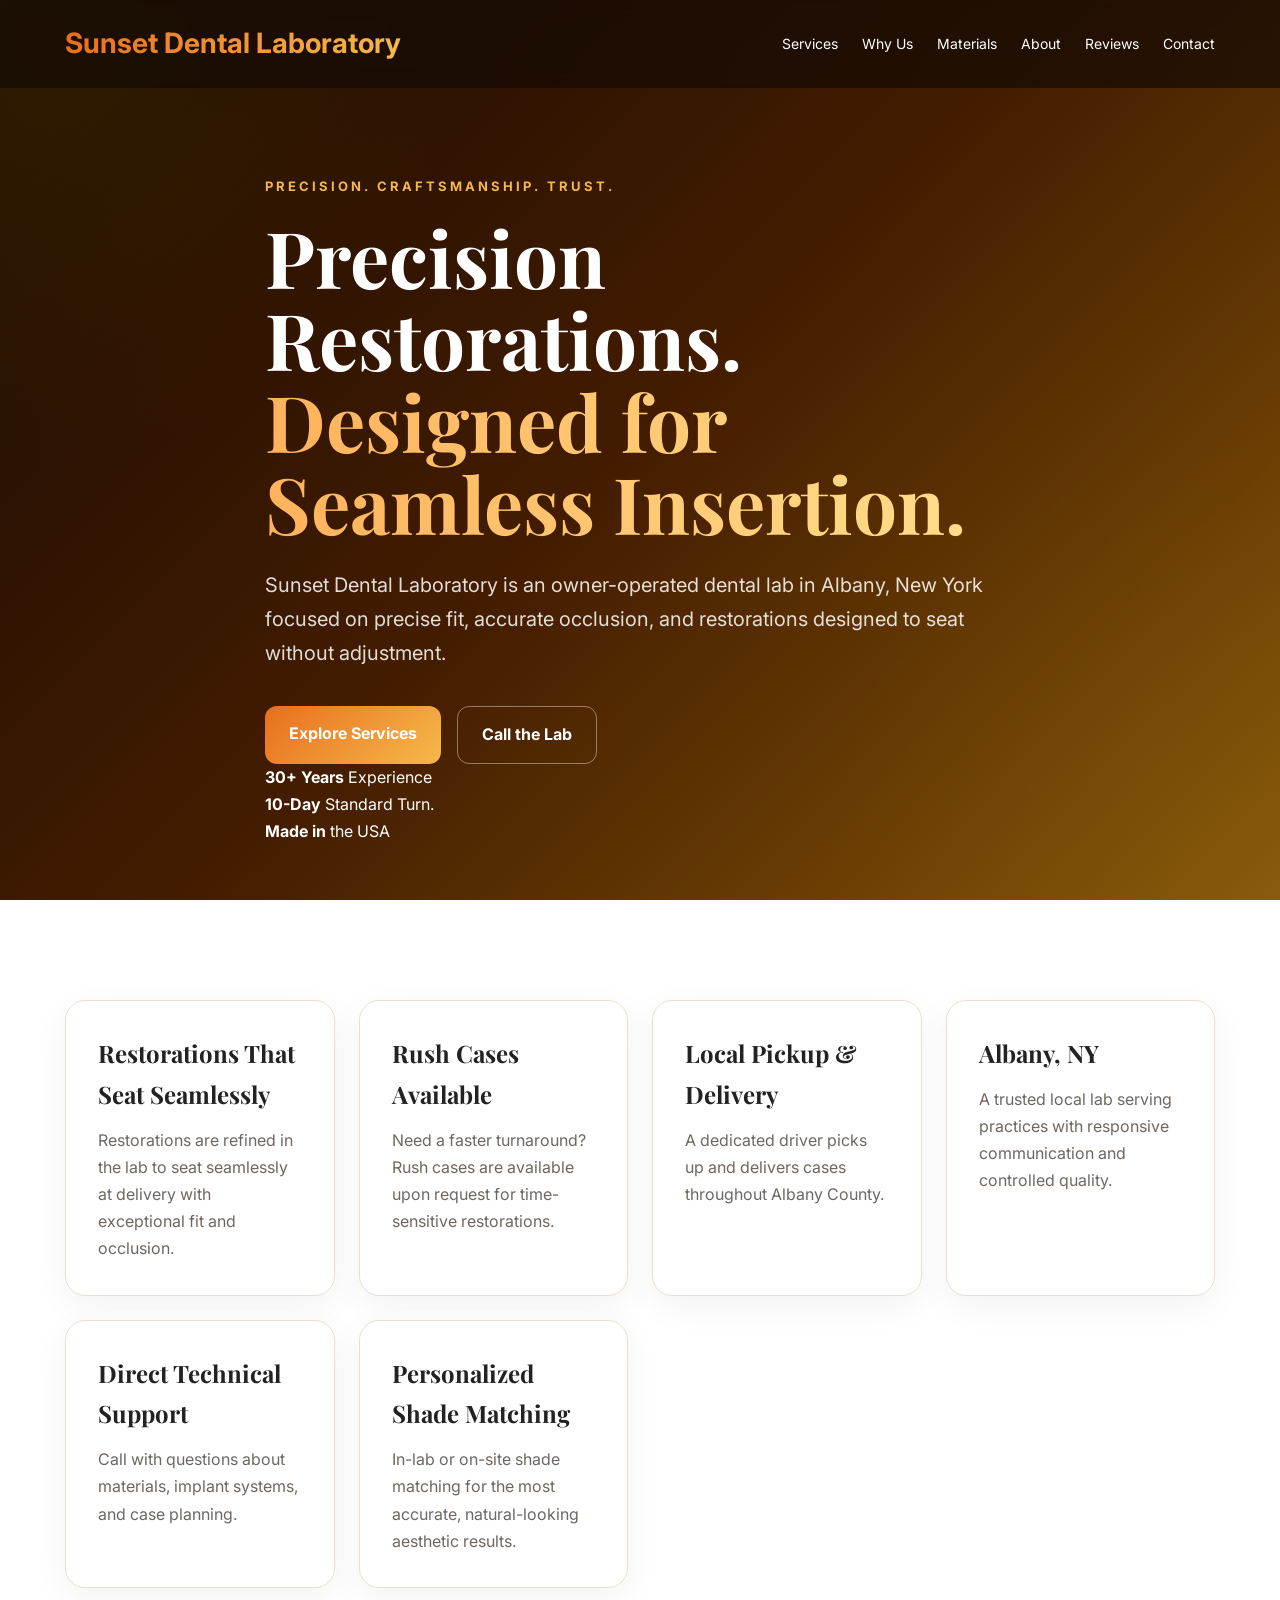
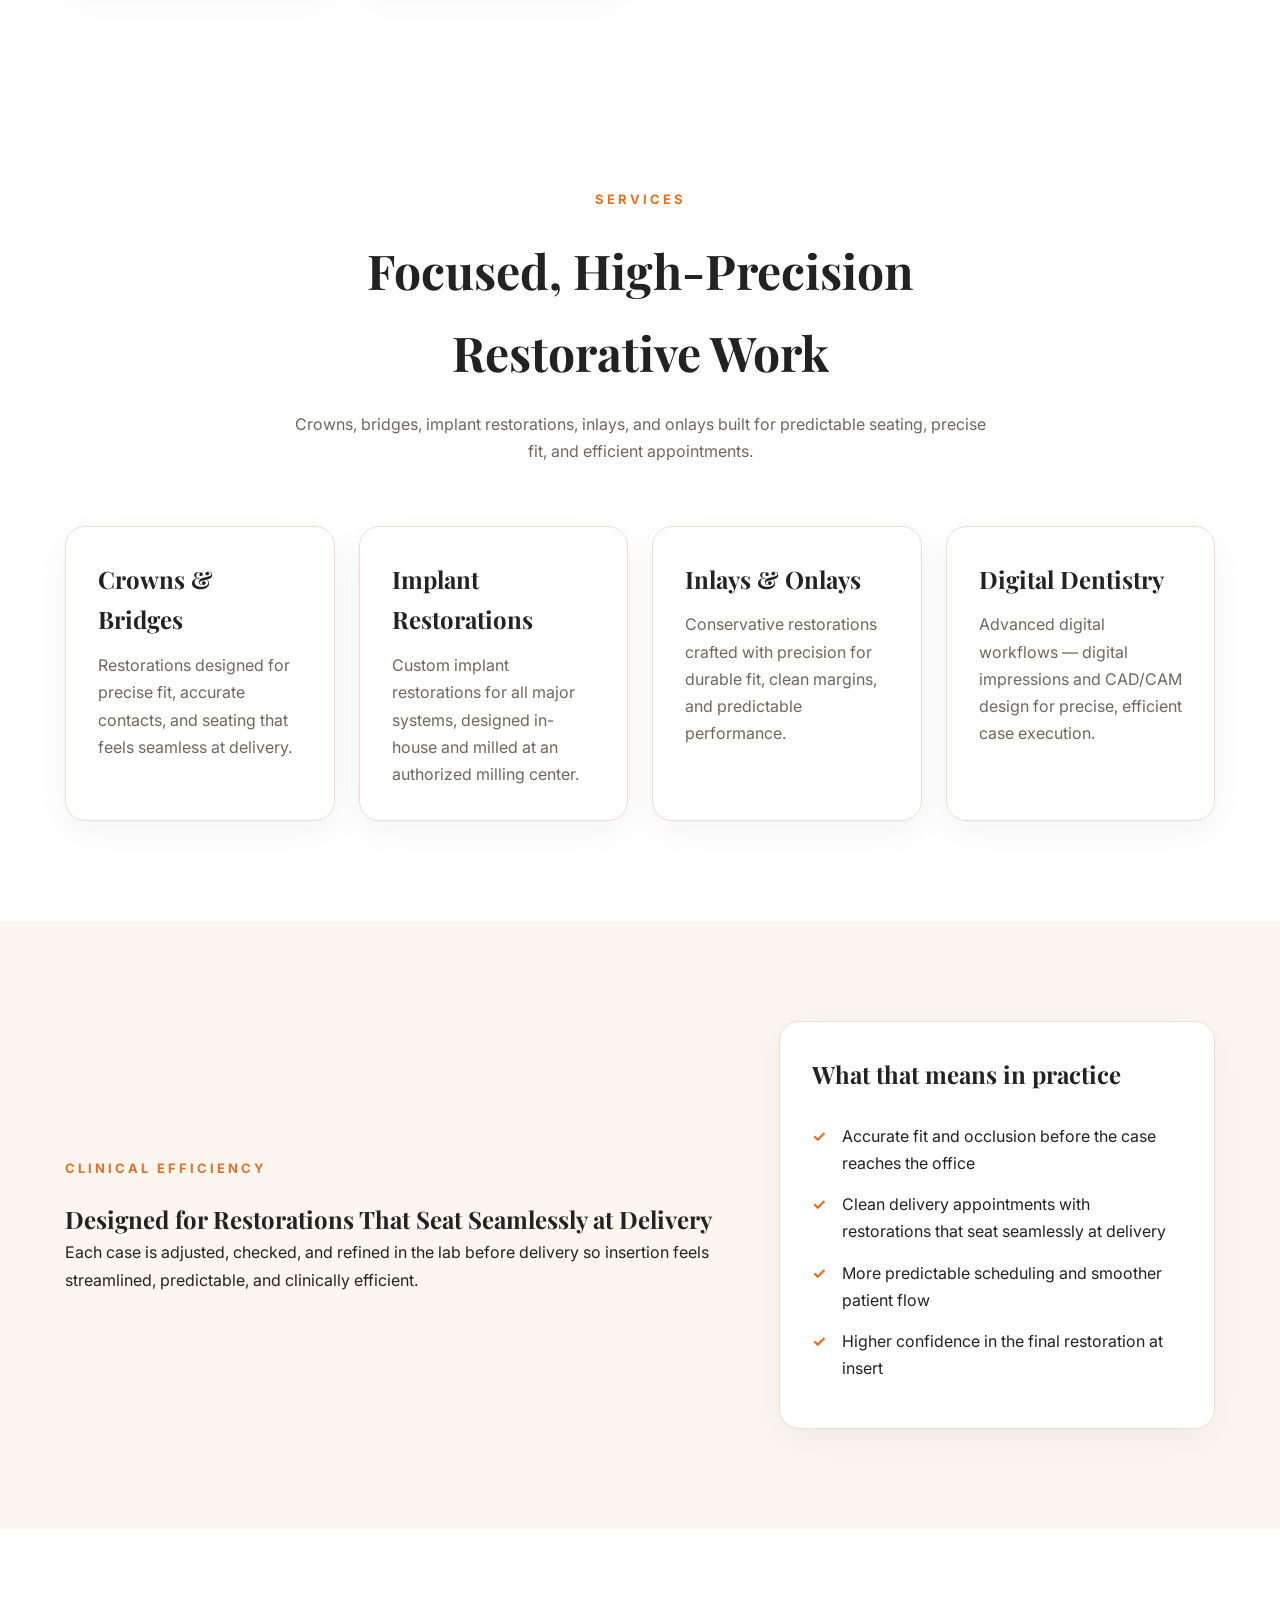
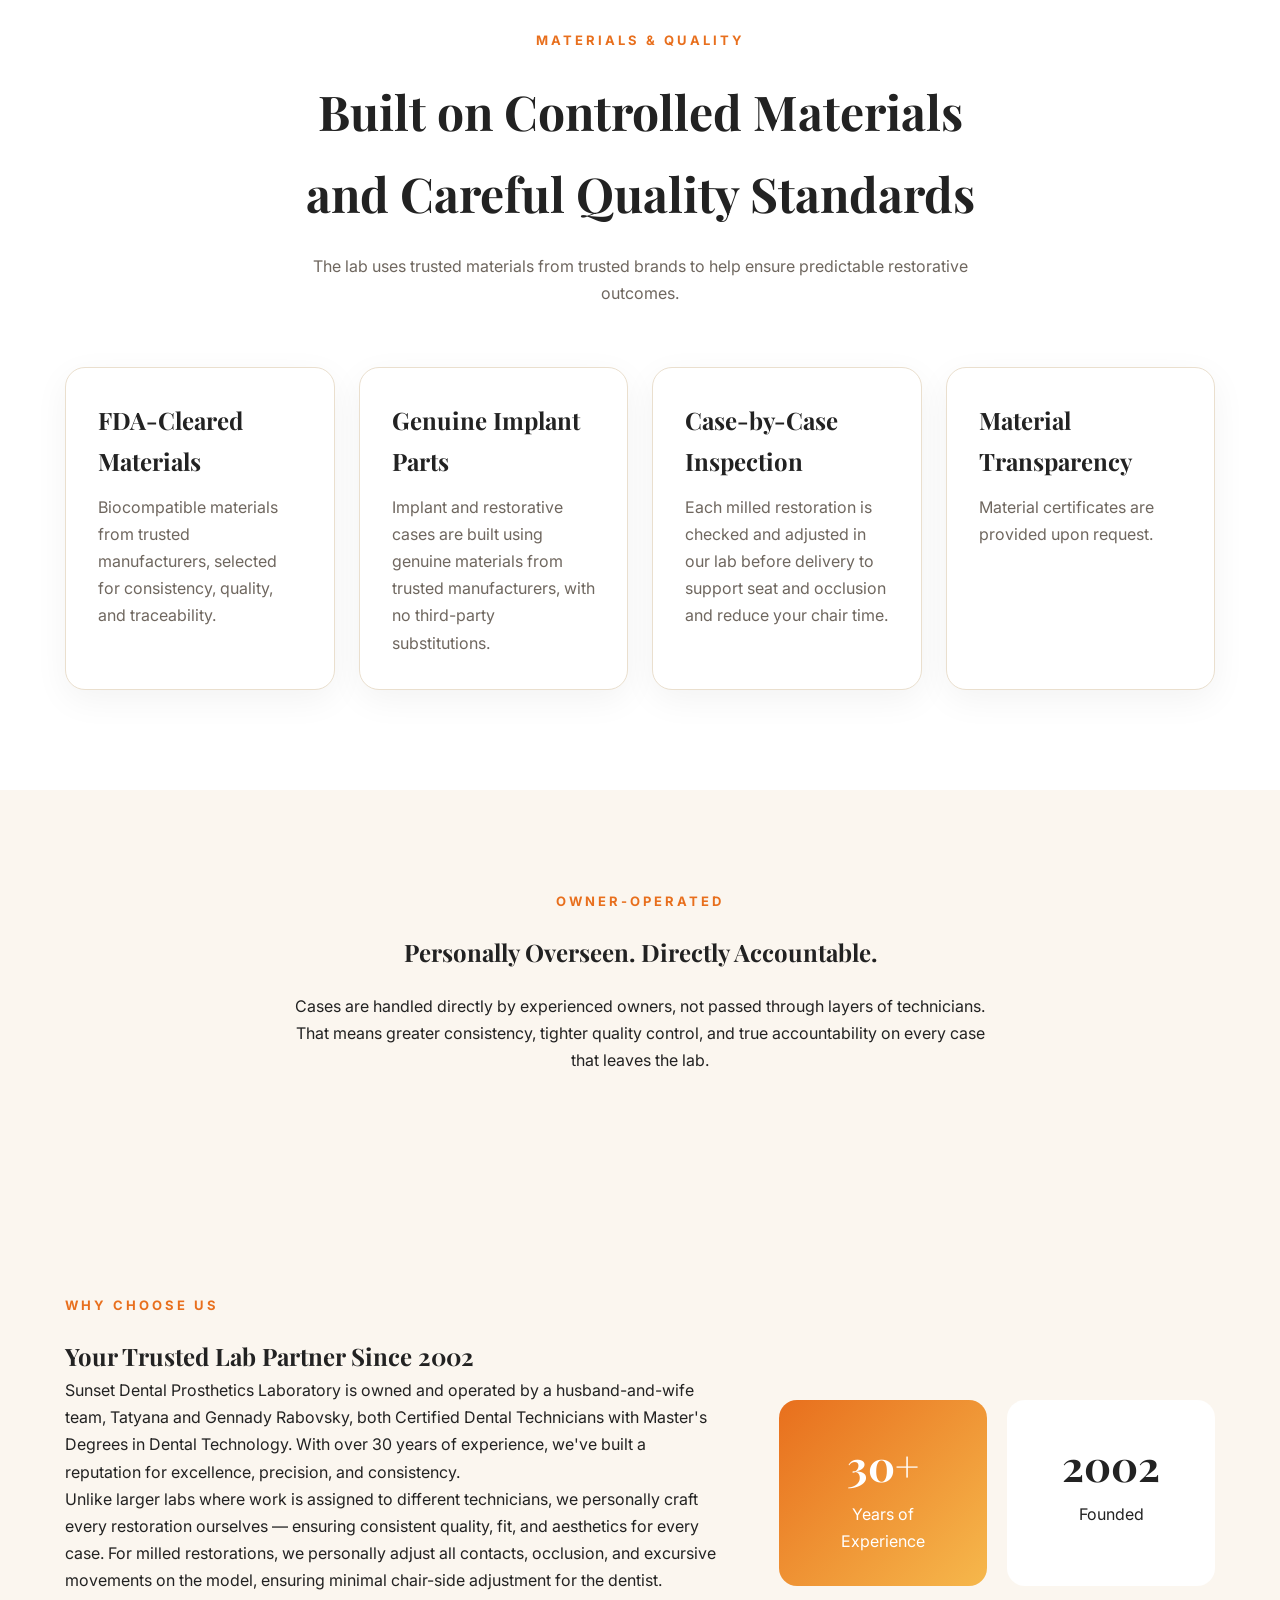
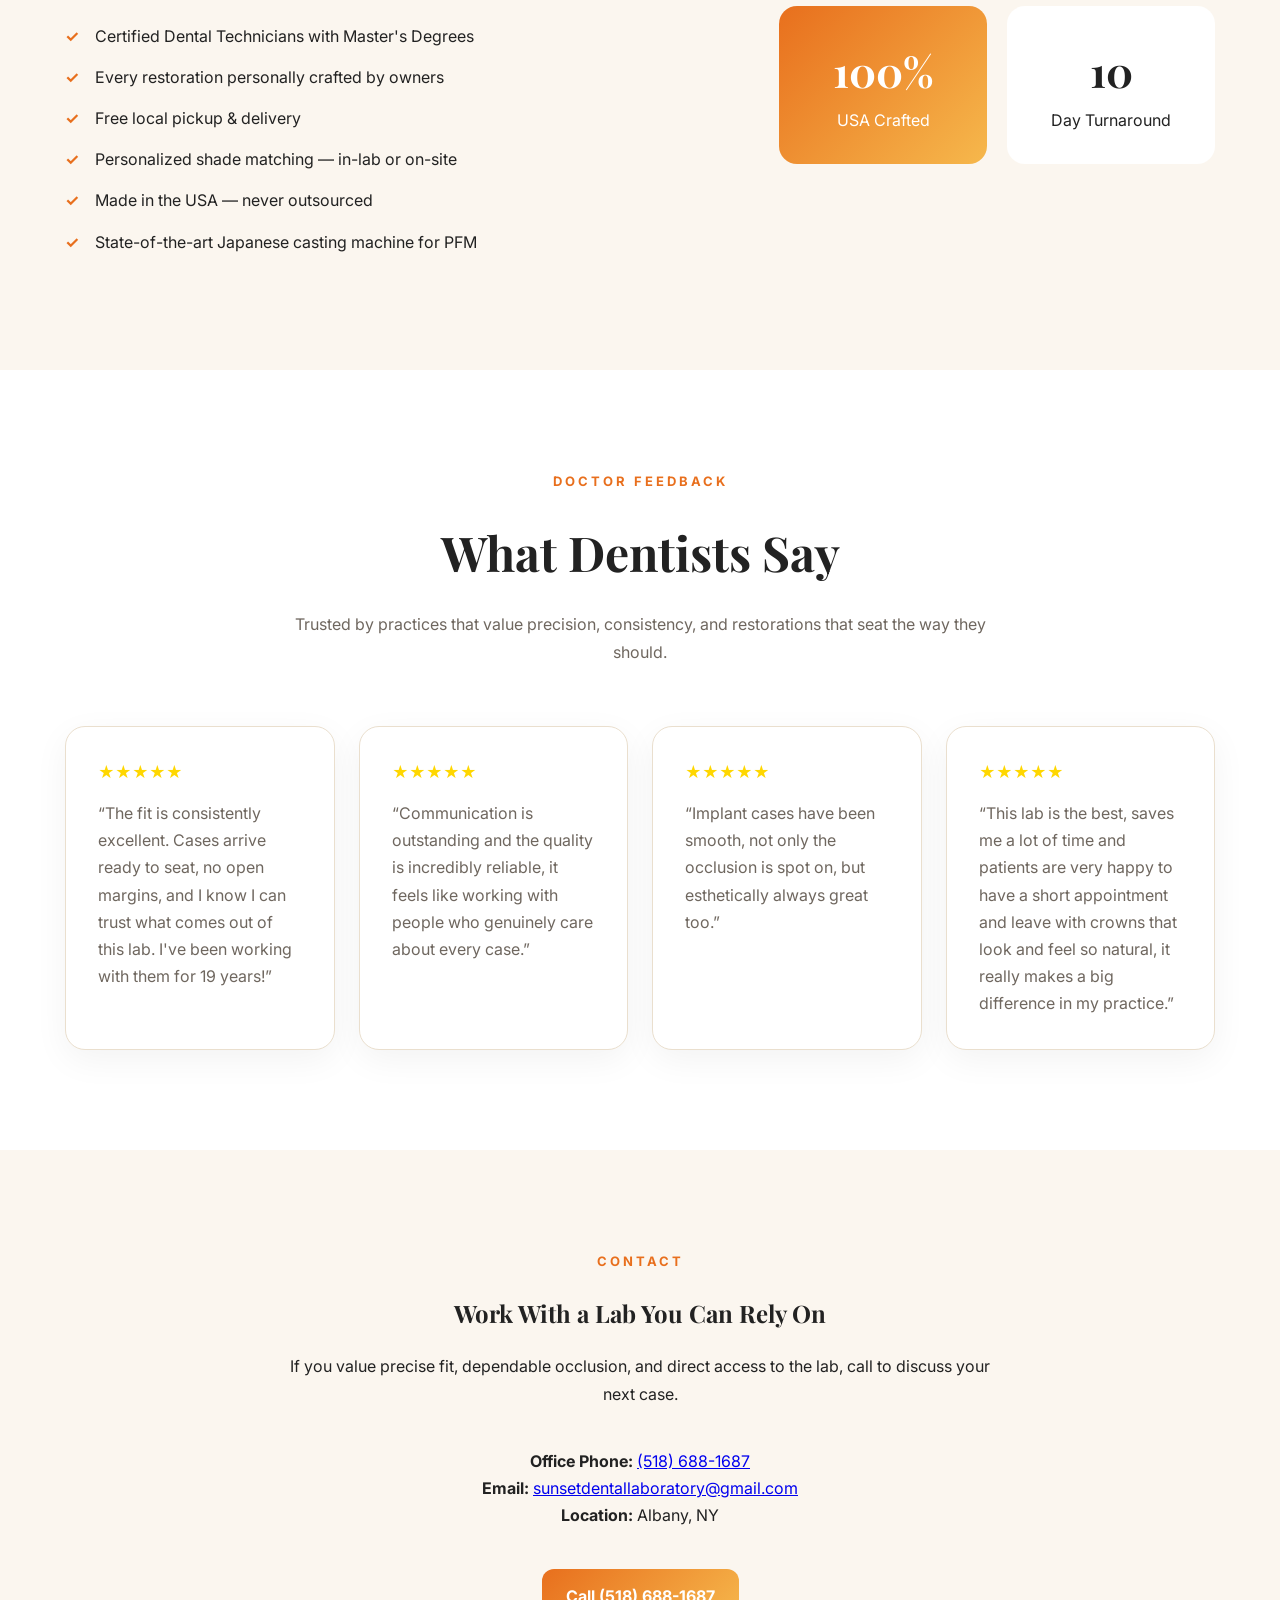
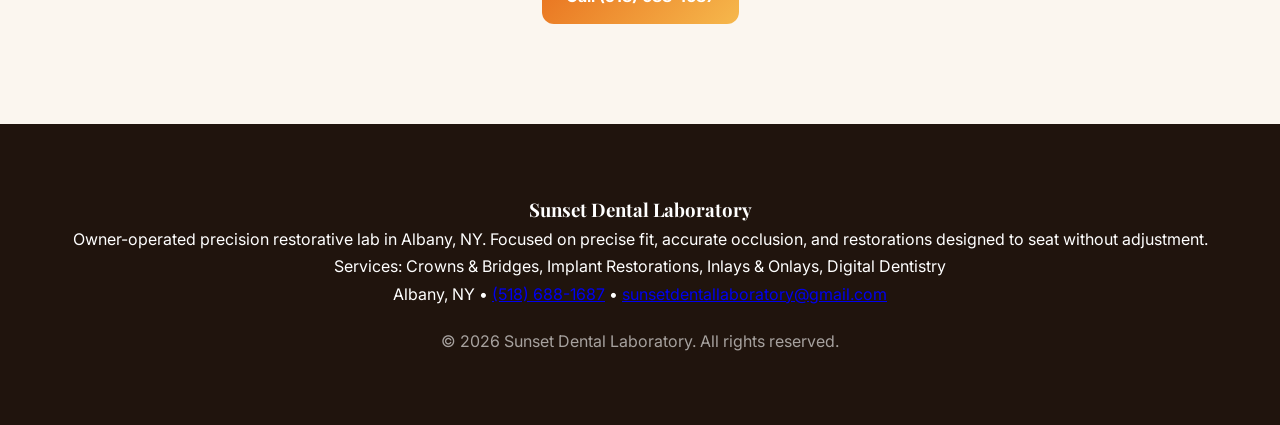
<file: index.html>
<!DOCTYPE html>
<html lang="en">
<head>
  <meta charset="UTF-8" />
  <meta name="viewport" content="width=device-width, initial-scale=1.0" />

  <title>Sunset Dental Prosthetics Lab | Altamont NY</title>
  <meta name="description" content="Sunset Dental Prosthetics Laboratory in Altamont, NY — owned by Certified Dental Technicians with 30+ years experience. Crowns, bridges, veneers, implants. 20% off first order." />
  <meta name="author" content="Sunset Dental Prosthetics Laboratory" />

  <meta property="og:title" content="Sunset Dental Prosthetics Laboratory | Altamont, NY" />
  <meta property="og:description" content="Every restoration personally crafted by Certified Dental Technicians. 30+ years experience. Call (518) 688-1687." />
  <meta property="og:type" content="website" />

  <link rel="stylesheet" href="style.css" />

  <link rel="preconnect" href="https://fonts.googleapis.com">
  <link rel="preconnect" href="https://fonts.gstatic.com" crossorigin>
  <link href="https://fonts.googleapis.com/css2?family=Playfair+Display:wght@500;600;700&family=Inter:wght@300;400;500;600;700&display=swap" rel="stylesheet">
</head>

<body>

<nav class="navbar">
  <div class="container nav-inner">
    <div class="logo">Sunset Dental Laboratory</div>

    <div class="nav-links">
      <a href="#services">Services</a>
      <a href="#why-us">Why Us</a>
      <a href="#materials">Materials</a>
      <a href="#about">About</a>
      <a href="#testimonials">Reviews</a>
      <a href="#contact">Contact</a>
    </div>
  </div>
</nav>

<header class="hero">
  <div class="overlay"></div>

  <div class="container hero-content">
    <p class="eyebrow">Precision. Craftsmanship. Trust.</p>

    <h1>
      Precision Restorations.
      <span>Designed for Seamless Insertion.</span>
    </h1>

    <p class="hero-text">
      Sunset Dental Laboratory is an owner-operated dental lab in Albany, New York focused on precise fit, accurate occlusion, and restorations designed to seat without adjustment.
    </p>

    <div class="hero-buttons">
      <a class="btn btn-primary" href="#services">Explore Services</a>
      <a class="btn btn-outline" href="#contact">Call the Lab</a>
    </div>

    <div class="hero-stats">
      <div class="hero-stat">
        <strong>30+ Years</strong>
        <span>Experience</span>
      </div>

      <div class="hero-stat">
        <strong>10-Day</strong>
        <span>Standard Turn.</span>
      </div>

      <div class="hero-stat">
        <strong>Made in</strong>
        <span>the USA</span>
      </div>
    </div>
  </div>
</header>

<section class="section">
  <div class="container card-grid">
    <div class="card">
      <h3>Restorations That Seat Seamlessly</h3>
      <p>Restorations are refined in the lab to seat seamlessly at delivery with exceptional fit and occlusion.</p>
    </div>

    <div class="card">
      <h3>Rush Cases Available</h3>
      <p>Need a faster turnaround? Rush cases are available upon request for time-sensitive restorations.</p>
    </div>

    <div class="card">
      <h3>Local Pickup & Delivery</h3>
      <p>A dedicated driver picks up and delivers cases throughout Albany County.</p>
    </div>

    <div class="card">
      <h3>Albany, NY</h3>
      <p>A trusted local lab serving practices with responsive communication and controlled quality.</p>
    </div>

    <div class="card">
      <h3>Direct Technical Support</h3>
      <p>Call with questions about materials, implant systems, and case planning.</p>
    </div>

    <div class="card">
      <h3>Personalized Shade Matching</h3>
      <p>In-lab or on-site shade matching for the most accurate, natural-looking aesthetic results.</p>
    </div>
  </div>
</section>

<section class="section" id="services">
  <div class="container">
    <div class="section-header">
      <p class="eyebrow dark">Services</p>
      <h2>Focused, High-Precision Restorative Work</h2>
      <p>Crowns, bridges, implant restorations, inlays, and onlays built for predictable seating, precise fit, and efficient appointments.</p>
    </div>

    <div class="card-grid">
      <div class="card">
        <h3>Crowns & Bridges</h3>
        <p>Restorations designed for precise fit, accurate contacts, and seating that feels seamless at delivery.</p>
      </div>

      <div class="card">
        <h3>Implant Restorations</h3>
        <p>Custom implant restorations for all major systems, designed in-house and milled at an authorized milling center.</p>
      </div>

      <div class="card">
        <h3>Inlays & Onlays</h3>
        <p>Conservative restorations crafted with precision for durable fit, clean margins, and predictable performance.</p>
      </div>

      <div class="card">
        <h3>Digital Dentistry</h3>
        <p>Advanced digital workflows — digital impressions and CAD/CAM design for precise, efficient case execution.</p>
      </div>
    </div>
  </div>
</section>

<section class="section cream" id="why-us">
  <div class="container about-grid">
    <div>
      <p class="eyebrow dark">Clinical Efficiency</p>
      <h2>Designed for Restorations That Seat Seamlessly at Delivery</h2>
      <p>Each case is adjusted, checked, and refined in the lab before delivery so insertion feels streamlined, predictable, and clinically efficient.</p>
    </div>

    <div class="card">
      <h3>What that means in practice</h3>
      <ul class="features">
        <li>Accurate fit and occlusion before the case reaches the office</li>
        <li>Clean delivery appointments with restorations that seat seamlessly at delivery</li>
        <li>More predictable scheduling and smoother patient flow</li>
        <li>Higher confidence in the final restoration at insert</li>
      </ul>
    </div>
  </div>
</section>

<section class="section" id="materials">
  <div class="container">
    <div class="section-header">
      <p class="eyebrow dark">Materials & Quality</p>
      <h2>Built on Controlled Materials and Careful Quality Standards</h2>
      <p>The lab uses trusted materials from trusted brands to help ensure predictable restorative outcomes.</p>
    </div>

    <div class="card-grid">
      <div class="card">
        <h3>FDA-Cleared Materials</h3>
        <p>Biocompatible materials from trusted manufacturers, selected for consistency, quality, and traceability.</p>
      </div>

      <div class="card">
        <h3>Genuine Implant Parts</h3>
        <p>Implant and restorative cases are built using genuine materials from trusted manufacturers, with no third-party substitutions.</p>
      </div>

      <div class="card">
        <h3>Case-by-Case Inspection</h3>
        <p>Each milled restoration is checked and adjusted in our lab before delivery to support seat and occlusion and reduce your chair time.</p>
      </div>

      <div class="card">
        <h3>Material Transparency</h3>
        <p>Material certificates are provided upon request.</p>
      </div>
    </div>
  </div>
</section>

<section class="section cream">
  <div class="container center">
    <p class="eyebrow dark">Owner-Operated</p>
    <h2>Personally Overseen. Directly Accountable.</h2>
    <p class="contact-text">
      Cases are handled directly by experienced owners, not passed through layers of technicians. That means greater consistency, tighter quality control, and true accountability on every case that leaves the lab.
    </p>
  </div>
</section>

<section class="section cream" id="about">
  <div class="container about-grid">
    <div>
      <p class="eyebrow dark">Why Choose Us</p>
      <h2>Your Trusted Lab Partner Since 2002</h2>

      <p>
        Sunset Dental Prosthetics Laboratory is owned and operated by a husband-and-wife team, Tatyana and Gennady Rabovsky, both Certified Dental Technicians with Master's Degrees in Dental Technology. With over 30 years of experience, we've built a reputation for excellence, precision, and consistency.
      </p>

      <p>
        Unlike larger labs where work is assigned to different technicians, we personally craft every restoration ourselves — ensuring consistent quality, fit, and aesthetics for every case. For milled restorations, we personally adjust all contacts, occlusion, and excursive movements on the model, ensuring minimal chair-side adjustment for the dentist.
      </p>

      <ul class="features">
        <li>Certified Dental Technicians with Master's Degrees</li>
        <li>Every restoration personally crafted by owners</li>
        <li>Free local pickup & delivery</li>
        <li>Personalized shade matching — in-lab or on-site</li>
        <li>Made in the USA — never outsourced</li>
        <li>State-of-the-art Japanese casting machine for PFM</li>
      </ul>
    </div>

    <div class="stats">
      <div class="stat hot">
        <strong>30+</strong>
        <span>Years of Experience</span>
      </div>

      <div class="stat">
        <strong>2002</strong>
        <span>Founded</span>
      </div>

      <div class="stat hot">
        <strong>100%</strong>
        <span>USA Crafted</span>
      </div>

      <div class="stat">
        <strong>10</strong>
        <span>Day Turnaround</span>
      </div>
    </div>
  </div>
</section>

<section class="section" id="testimonials">
  <div class="container">
    <div class="section-header">
      <p class="eyebrow dark">Doctor Feedback</p>
      <h2>What Dentists Say</h2>
      <p>Trusted by practices that value precision, consistency, and restorations that seat the way they should.</p>
    </div>

    <div class="card-grid">
      <div class="card review">
        <div class="stars">★★★★★</div>
        <p>“The fit is consistently excellent. Cases arrive ready to seat, no open margins, and I know I can trust what comes out of this lab. I've been working with them for 19 years!”</p>
      </div>

      <div class="card review">
        <div class="stars">★★★★★</div>
        <p>“Communication is outstanding and the quality is incredibly reliable, it feels like working with people who genuinely care about every case.”</p>
      </div>

      <div class="card review">
        <div class="stars">★★★★★</div>
        <p>“Implant cases have been smooth, not only the occlusion is spot on, but esthetically always great too.”</p>
      </div>

      <div class="card review">
        <div class="stars">★★★★★</div>
        <p>“This lab is the best, saves me a lot of time and patients are very happy to have a short appointment and leave with crowns that look and feel so natural, it really makes a big difference in my practice.”</p>
      </div>
    </div>
  </div>
</section>

<section class="section cream" id="contact">
  <div class="container center">
    <p class="eyebrow dark">Contact</p>
    <h2>Work With a Lab You Can Rely On</h2>

    <p class="contact-text">
      If you value precise fit, dependable occlusion, and direct access to the lab, call to discuss your next case.
    </p>

    <div class="contact-box">
      <p><strong>Office Phone:</strong> <a href="tel:+15186881687">(518) 688-1687</a></p>
      <p><strong>Email:</strong> <a href="mailto:sunsetdentallaboratory@gmail.com">sunsetdentallaboratory@gmail.com</a></p>
      <p><strong>Location:</strong> Albany, NY</p>
    </div>

    <a class="btn btn-primary" href="tel:+15186881687">Call (518) 688-1687</a>
  </div>
</section>

<footer class="footer">
  <div class="container">
    <h3>Sunset Dental Laboratory</h3>

    <p>
      Owner-operated precision restorative lab in Albany, NY. Focused on precise fit, accurate occlusion, and restorations designed to seat without adjustment.
    </p>

    <p>
      Services: Crowns & Bridges, Implant Restorations, Inlays & Onlays, Digital Dentistry
    </p>

    <p>
      Albany, NY • <a href="tel:+15186881687">(518) 688-1687</a> • <a href="mailto:sunsetdentallaboratory@gmail.com">sunsetdentallaboratory@gmail.com</a>
    </p>

    <p class="copyright">
      © 2026 Sunset Dental Laboratory. All rights reserved.
    </p>
  </div>
</footer>

</body>
</html>
</file>
<file: style.css>
:root{
  --orange:#e86f1d;
  --gold:#f6b84c;
  --cream:#fbf6ef;
  --dark:#20140d;
  --text:#222;
  --muted:#6f675f;
  --border:#eadfce;
}

*{
  margin:0;
  padding:0;
  box-sizing:border-box;
}

html{
  scroll-behavior:smooth;
}

body{
  font-family:'Inter',sans-serif;
  color:var(--text);
  background:white;
  line-height:1.7;
}

h1,h2,h3{
  font-family:'Playfair Display',serif;
}

.container{
  width:min(1150px,90%);
  margin:auto;
}

.navbar{
  position:fixed;
  top:0;
  left:0;
  right:0;
  z-index:1000;
  background:rgba(20,10,5,.7);
  backdrop-filter:blur(10px);
}

.nav-inner{
  display:flex;
  justify-content:space-between;
  align-items:center;
  padding:20px 0;
}

.logo{
  font-size:28px;
  font-weight:700;
  background:linear-gradient(90deg,var(--orange),var(--gold));
  -webkit-background-clip:text;
  -webkit-text-fill-color:transparent;
}

.nav-links{
  display:flex;
  gap:24px;
}

.nav-links a{
  color:white;
  text-decoration:none;
  font-size:14px;
}

.hero{
  min-height:100vh;
  display:flex;
  align-items:center;
  position:relative;
  overflow:hidden;
  background:
    radial-gradient(circle at top left, rgba(255,180,0,.2), transparent 30%),
    radial-gradient(circle at bottom right, rgba(255,200,80,.15), transparent 30%),
    linear-gradient(135deg,#2b1103,#7b3400,#f59e0b);
}

.overlay{
  position:absolute;
  inset:0;
  background:rgba(0,0,0,.45);
}

.hero-content{
  position:relative;
  color:white;
  padding-top:120px;
  max-width:750px;
}

.eyebrow{
  text-transform:uppercase;
  letter-spacing:3px;
  font-size:13px;
  color:var(--gold);
  margin-bottom:20px;
  font-weight:700;
}

.eyebrow.dark{
  color:var(--orange);
}

h1{
  font-size:clamp(42px,7vw,78px);
  line-height:1.05;
  margin-bottom:24px;
}

h1 span{
  display:block;
  background:linear-gradient(90deg,#ffb25b,#ffe08d);
  -webkit-background-clip:text;
  -webkit-text-fill-color:transparent;
}

.hero-text{
  font-size:20px;
  color:rgba(255,255,255,.85);
}

.hero-buttons{
  margin-top:36px;
  display:flex;
  gap:16px;
  flex-wrap:wrap;
}

.btn{
  display:inline-block;
  padding:14px 24px;
  border-radius:12px;
  text-decoration:none;
  font-weight:700;
}

.btn-primary{
  background:linear-gradient(135deg,var(--orange),var(--gold));
  color:white;
}

.btn-outline{
  border:1px solid rgba(255,255,255,.4);
  color:white;
}

.section{
  padding:100px 0;
}

.section-header{
  text-align:center;
  max-width:700px;
  margin:auto auto 60px;
}

.section-header h2{
  font-size:48px;
  margin-bottom:18px;
}

.section-header p{
  color:var(--muted);
}

.card-grid{
  display:grid;
  grid-template-columns:repeat(auto-fit,minmax(250px,1fr));
  gap:24px;
}

.card{
  background:white;
  border:1px solid var(--border);
  border-radius:20px;
  padding:32px;
  box-shadow:0 10px 35px rgba(0,0,0,.05);
}

.card h3{
  margin-bottom:12px;
  font-size:24px;
}

.card p{
  color:var(--muted);
}

.cream{
  background:var(--cream);
}

.about-grid{
  display:grid;
  grid-template-columns:1.2fr .8fr;
  gap:60px;
  align-items:center;
}

.features{
  margin-top:28px;
  list-style:none;
}

.features li{
  margin-bottom:14px;
  position:relative;
  padding-left:30px;
}

.features li::before{
  content:"✓";
  position:absolute;
  left:0;
  color:var(--orange);
  font-weight:bold;
}

.stats{
  display:grid;
  grid-template-columns:1fr 1fr;
  gap:20px;
}

.stat{
  background:white;
  border-radius:18px;
  padding:30px;
  text-align:center;
}

.stat.hot{
  background:linear-gradient(135deg,var(--orange),var(--gold));
  color:white;
}

.stat strong{
  display:block;
  font-size:42px;
  font-family:'Playfair Display',serif;
}

.review .stars{
  color:gold;
  margin-bottom:14px;
}

.center{
  text-align:center;
}

.contact-text{
  max-width:700px;
  margin:20px auto;
}

.contact-box{
  margin:40px 0;
}

.footer{
  background:var(--dark);
  color:white;
  text-align:center;
  padding:70px 0;
}

.copyright{
  opacity:.6;
  margin-top:20px;
}

@media(max-width:800px){

  .nav-links{
    display:none;
  }

  .about-grid{
    grid-template-columns:1fr;
  }

  .section-header h2{
    font-size:38px;
  }

}
</file>
